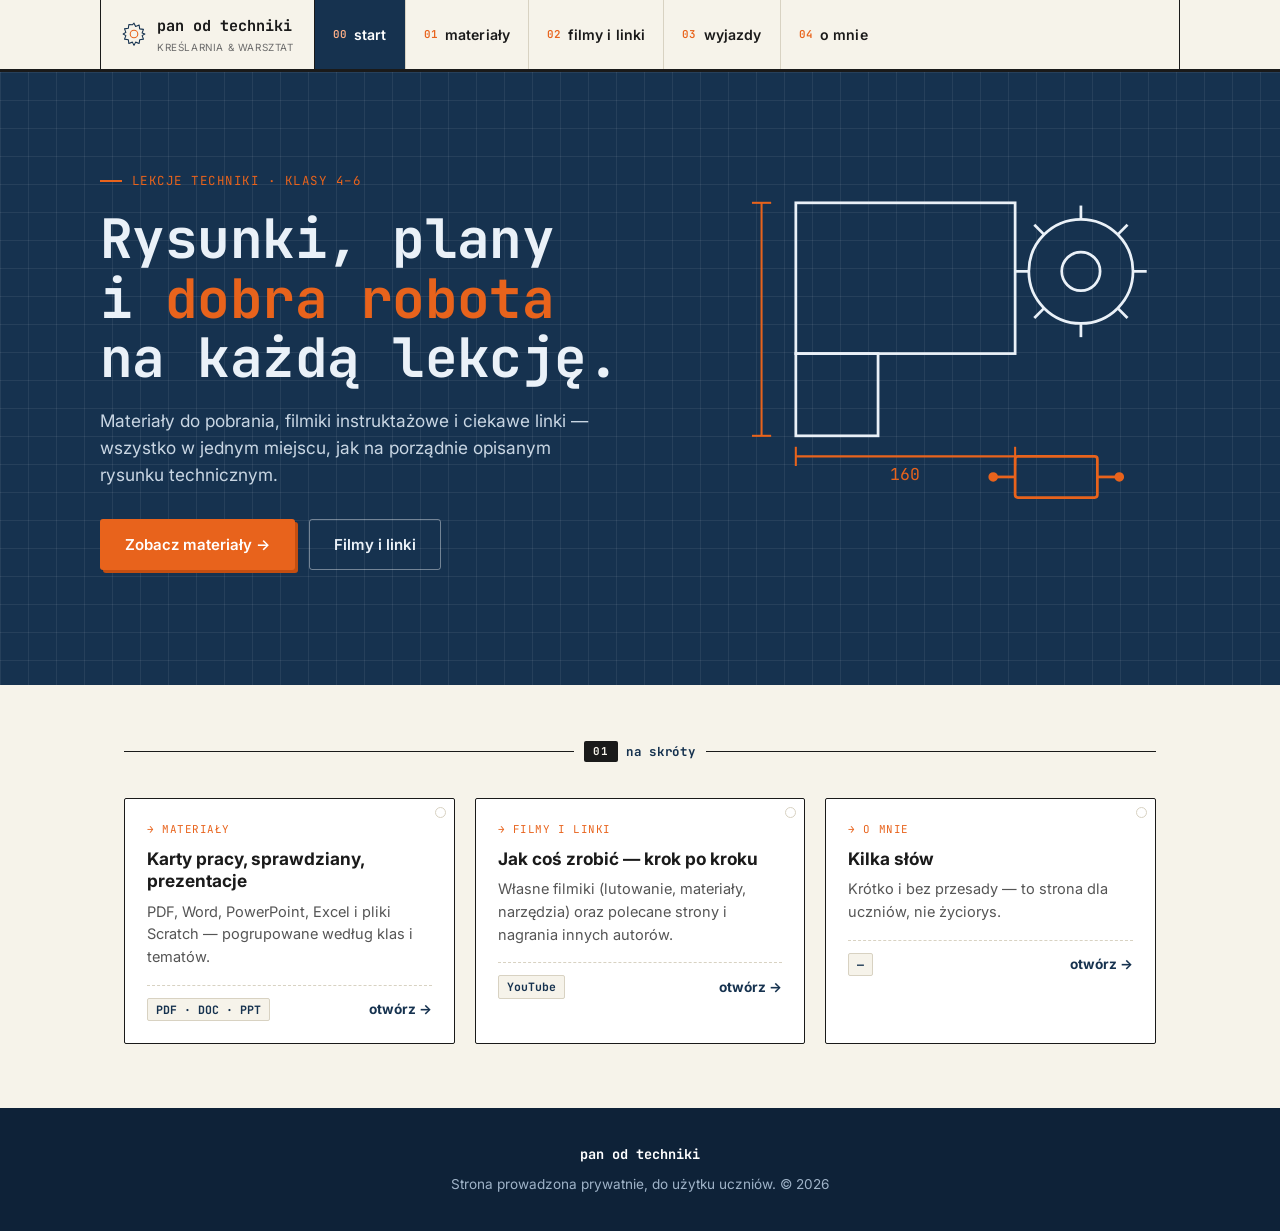
<file: index.html>
<!DOCTYPE html>
<html lang="pl">
<head>
<meta charset="UTF-8">
<meta name="viewport" content="width=device-width, initial-scale=1.0">
<title>pan od techniki</title>
<meta name="description" content="Materiały, filmy i linki na lekcje techniki — pan od techniki.">
<link rel="preconnect" href="https://fonts.googleapis.com">
<link href="https://fonts.googleapis.com/css2?family=JetBrains+Mono:wght@400;700;800&family=Inter:wght@400;500;600;700&display=swap" rel="stylesheet">
<link rel="stylesheet" href="assets/style.css">
</head>
<body>

<header class="titleblock">
  <div class="titleblock-inner">
    <a href="index.html" class="tb-mark">
      <svg class="gear" viewBox="0 0 48 48" fill="none" xmlns="http://www.w3.org/2000/svg">
        <path d="M24 4l3 6 6.5-2.5 1 7 7 1-2.5 6.5L44 24l-5 3 2.5 6.5-7 1-1 7-6.5-2.5-3 6-3-6-6.5 2.5-1-7-7-1 2.5-6.5L4 24l5-3-2.5-6.5 7-1 1-7L21 7z" stroke="#16324F" stroke-width="2" stroke-linejoin="round"/>
        <circle cx="24" cy="24" r="7" stroke="#E8631C" stroke-width="2"/>
      </svg>
      <span>pan od techniki<span class="sub">kreślarnia &amp; warsztat</span></span>
    </a>
    <nav class="tb-nav">
      <a href="index.html" class="active"><span class="num">00</span>start</a>
      <a href="materialy.html"><span class="num">01</span>materiały</a>
      <a href="filmy.html"><span class="num">02</span>filmy i linki</a>
      <a href="golf/index.html"><span class="num">03</span>wyjazdy</a>
      <a href="o-mnie.html"><span class="num">04</span>o mnie</a>
    </nav>
    <div class="tb-burger">MENU ☰</div>
  </div>
</header>

<section class="hero blueprint">
  <div class="hero-inner">
    <div>
      <div class="eyebrow">lekcje techniki · klasy 4–6</div>
      <h1>Rysunki, plany<br>i <span class="accent">dobra robota</span><br>na każdą lekcję.</h1>
      <p class="lead">Materiały do pobrania, filmiki instruktażowe i ciekawe linki — wszystko w jednym miejscu, jak na porządnie opisanym rysunku technicznym.</p>
      <div class="hero-ctas">
        <a href="materialy.html" class="btn btn-primary">Zobacz materiały →</a>
        <a href="filmy.html" class="btn btn-ghost">Filmy i linki</a>
      </div>
    </div>
    <div>
      <svg viewBox="0 0 320 320" width="100%" xmlns="http://www.w3.org/2000/svg">
        <!-- technical drawing illustration: dimensioned bracket + tools -->
        <rect x="40" y="40" width="160" height="110" fill="none" stroke="#EAF1F8" stroke-width="2"/>
        <rect x="40" y="150" width="60" height="60" fill="none" stroke="#EAF1F8" stroke-width="2"/>
        <!-- dimension lines -->
        <line x1="40" y1="225" x2="200" y2="225" stroke="#E8631C" stroke-width="1.5"/>
        <line x1="40" y1="218" x2="40" y2="232" stroke="#E8631C" stroke-width="1.5"/>
        <line x1="200" y1="218" x2="200" y2="232" stroke="#E8631C" stroke-width="1.5"/>
        <text x="120" y="242" fill="#E8631C" font-family="JetBrains Mono" font-size="12" text-anchor="middle">160</text>
        <line x1="15" y1="40" x2="15" y2="210" stroke="#E8631C" stroke-width="1.5"/>
        <line x1="8" y1="40" x2="22" y2="40" stroke="#E8631C" stroke-width="1.5"/>
        <line x1="8" y1="210" x2="22" y2="210" stroke="#E8631C" stroke-width="1.5"/>
        <text x="-30" y="128" fill="#E8631C" font-family="JetBrains Mono" font-size="12" text-anchor="middle" transform="rotate(-90 -30 128)">170</text>
        <!-- gear -->
        <g transform="translate(248,90)">
          <circle r="38" fill="none" stroke="#EAF1F8" stroke-width="2"/>
          <circle r="14" fill="none" stroke="#EAF1F8" stroke-width="2"/>
          <g stroke="#EAF1F8" stroke-width="2">
            <line x1="0" y1="-38" x2="0" y2="-48"/>
            <line x1="0" y1="38" x2="0" y2="48"/>
            <line x1="-38" y1="0" x2="-48" y2="0"/>
            <line x1="38" y1="0" x2="48" y2="0"/>
            <line x1="27" y1="-27" x2="34" y2="-34"/>
            <line x1="-27" y1="-27" x2="-34" y2="-34"/>
            <line x1="27" y1="27" x2="34" y2="34"/>
            <line x1="-27" y1="27" x2="-34" y2="34"/>
          </g>
        </g>
        <!-- circuit element -->
        <g transform="translate(230,240)" stroke="#E8631C" stroke-width="2" fill="none">
          <rect x="-30" y="-15" width="60" height="30" rx="2"/>
          <line x1="-30" y1="0" x2="-46" y2="0"/>
          <line x1="30" y1="0" x2="46" y2="0"/>
          <circle cx="-46" cy="0" r="2.5" fill="#E8631C"/>
          <circle cx="46" cy="0" r="2.5" fill="#E8631C"/>
        </g>
      </svg>
    </div>
  </div>
</section>

<div class="dimline">
  <span class="label"><span class="tag">01</span>na skróty</span>
</div>

<section class="section">
  <div class="sheet-grid">
    <div class="sheet">
      <span class="sheet-tag">→ Materiały</span>
      <h3>Karty pracy, sprawdziany, prezentacje</h3>
      <p>PDF, Word, PowerPoint, Excel i pliki Scratch — pogrupowane według klas i tematów.</p>
      <div class="sheet-meta">
        <span class="filetype">PDF · DOC · PPT</span>
        <a class="dl" href="materialy.html">otwórz →</a>
      </div>
    </div>
    <div class="sheet">
      <span class="sheet-tag">→ Filmy i linki</span>
      <h3>Jak coś zrobić — krok po kroku</h3>
      <p>Własne filmiki (lutowanie, materiały, narzędzia) oraz polecane strony i nagrania innych autorów.</p>
      <div class="sheet-meta">
        <span class="filetype">YouTube</span>
        <a class="dl" href="filmy.html">otwórz →</a>
      </div>
    </div>
    <div class="sheet">
      <span class="sheet-tag">→ O mnie</span>
      <h3>Kilka słów</h3>
      <p>Krótko i bez przesady — to strona dla uczniów, nie życiorys.</p>
      <div class="sheet-meta">
        <span class="filetype">—</span>
        <a class="dl" href="o-mnie.html">otwórz →</a>
      </div>
    </div>
  </div>
</section>

<footer>
  <div class="foot-mark">pan od techniki</div>
  <p>Strona prowadzona prywatnie, do użytku uczniów. © <span id="year"></span></p>
</footer>

<script src="assets/script.js"></script>
<script>document.getElementById('year').textContent = new Date().getFullYear();</script>
</body>
</html>
</file>
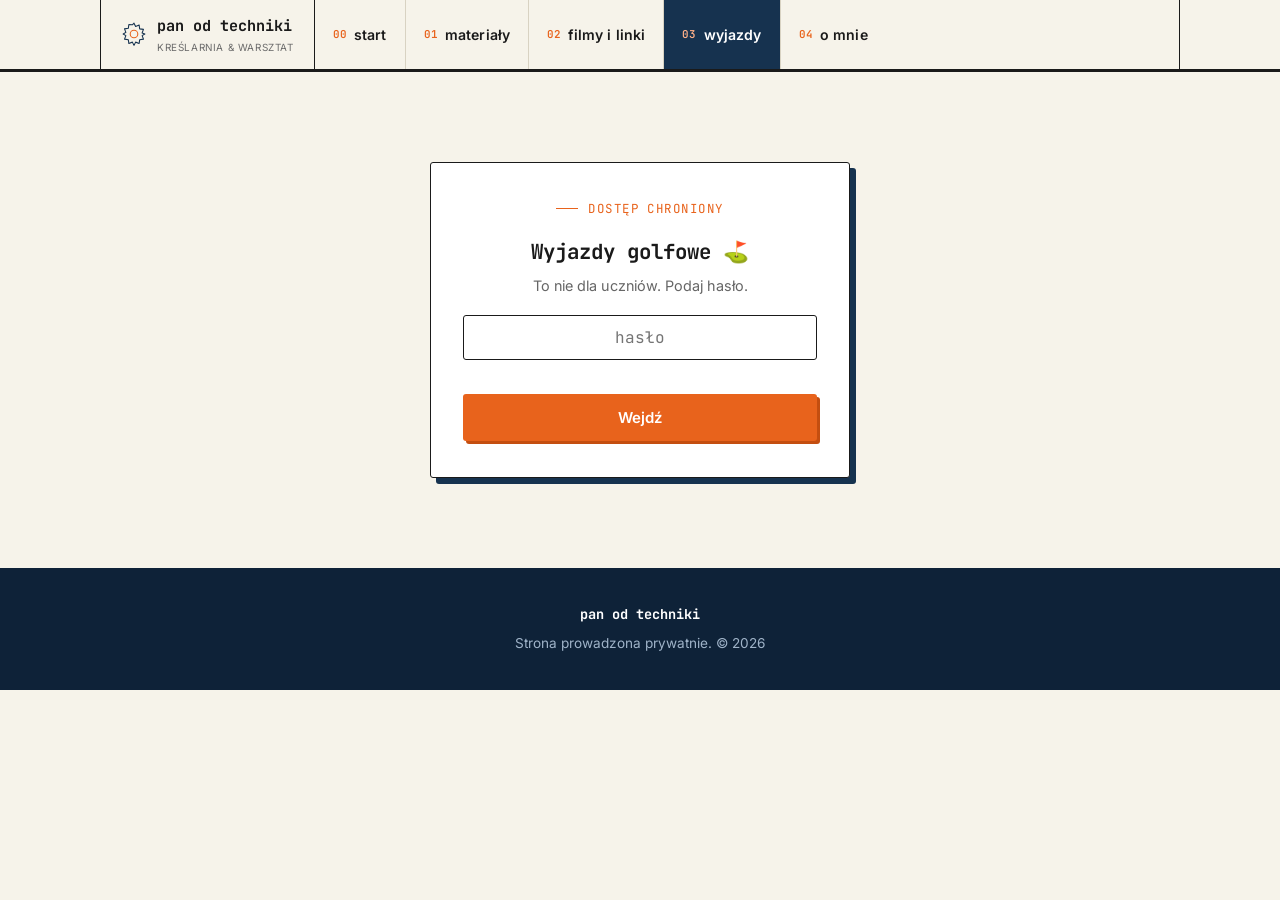
<file: golf/index.html>
<!DOCTYPE html>
<html lang="pl">
<head>
<meta charset="UTF-8">
<meta name="viewport" content="width=device-width, initial-scale=1.0">
<title>Wyjazdy — pan od techniki</title>
<meta name="robots" content="noindex, nofollow">
<link rel="preconnect" href="https://fonts.googleapis.com">
<link href="https://fonts.googleapis.com/css2?family=JetBrains+Mono:wght@400;700;800&family=Inter:wght@400;500;600;700&display=swap" rel="stylesheet">
<link rel="stylesheet" href="../assets/style.css">
<style>
  .gate {
    max-width: 420px;
    margin: 90px auto;
    padding: 36px 32px;
    background: #fff;
    border: 1.5px solid var(--ink);
    border-radius: 3px;
    box-shadow: 6px 6px 0 var(--navy);
    text-align: center;
  }
  .gate input {
    width: 100%;
    padding: 11px 14px;
    font-family: var(--font-display);
    font-size: 1rem;
    border: 1.5px solid var(--ink);
    border-radius: 3px;
    margin: 18px 0 10px;
    text-align: center;
  }
  .gate .err { color: var(--orange-deep); font-size: 0.85rem; min-height: 18px; }
  #content { display: none; }
</style>
</head>
<body>

<header class="titleblock">
  <div class="titleblock-inner">
    <a href="../index.html" class="tb-mark">
      <svg class="gear" viewBox="0 0 48 48" fill="none" xmlns="http://www.w3.org/2000/svg">
        <path d="M24 4l3 6 6.5-2.5 1 7 7 1-2.5 6.5L44 24l-5 3 2.5 6.5-7 1-1 7-6.5-2.5-3 6-3-6-6.5 2.5-1-7-7-1 2.5-6.5L4 24l5-3-2.5-6.5 7-1 1-7L21 7z" stroke="#16324F" stroke-width="2" stroke-linejoin="round"/>
        <circle cx="24" cy="24" r="7" stroke="#E8631C" stroke-width="2"/>
      </svg>
      <span>pan od techniki<span class="sub">kreślarnia &amp; warsztat</span></span>
    </a>
    <nav class="tb-nav">
      <a href="../index.html"><span class="num">00</span>start</a>
      <a href="../materialy.html"><span class="num">01</span>materiały</a>
      <a href="../filmy.html"><span class="num">02</span>filmy i linki</a>
      <a href="index.html" class="active"><span class="num">03</span>wyjazdy</a>
      <a href="../o-mnie.html"><span class="num">04</span>o mnie</a>
    </nav>
    <div class="tb-burger">MENU ☰</div>
  </div>
</header>

<div class="gate" id="gate">
  <div class="eyebrow" style="justify-content:center;">dostęp chroniony</div>
  <h2 style="font-family:var(--font-display); font-size:1.3rem; margin-bottom:6px;">Wyjazdy golfowe ⛳</h2>
  <p style="color:#666; font-size:0.9rem;">To nie dla uczniów. Podaj hasło.</p>
  <input type="password" id="pwd" placeholder="hasło" autocomplete="off">
  <div class="err" id="err"></div>
  <button class="btn btn-primary" style="width:100%; justify-content:center; margin-top:6px;" onclick="checkPwd()">Wejdź</button>
</div>

<section class="section" id="content" style="padding-top: 40px;">
  <div class="eyebrow">arkusz 03</div>
  <h1 style="font-family:var(--font-display); font-size:1.9rem; margin-bottom:8px;">Wyjazdy golfowe</h1>
  <p class="section-sub">Zdjęcia z wyjazdów, do pobrania. W dobrej jakości, prosto z Lightrooma.</p>

  <div class="sheet-grid">

    <a class="sheet" href="Ropice 2026/index.html" style="text-decoration:none; color:inherit; display:block;">
      <span class="sheet-tag">czerwiec 2026</span>
      <h3>Nasz ostatni wyjazd przed wakacjami 2026  </h3>
      <p>Trzy dni - dziki upał ale daliśmy radę :-). </p>
      <div class="sheet-meta">
        <span class="filetype">JPG</span>
        <span class="dl">otwórz →</span>
      </div>
    </a>

    <a class="sheet" href="Ostravice 2024_10_18/index.html" style="text-decoration:none; color:inherit; display:block;">
      <span class="sheet-tag">październik 2024</span>
      <h3>Ostravice - wyjazd jesienny 2024</h3>
      <p>Wyjazd jesienny - Silherovice i Ostravice czyli piękny parkland i górski links</p>
      <div class="sheet-meta">
        <span class="filetype">JPG</span>
        <span class="dl">otwórz →</span>
      </div>
    </a>

  </div>

  <p style="margin-top:32px; font-size:0.85rem; color:#999;">Nowe katalogi dochodzą po każdym wyjeździe.</p>
</section>

<footer>
  <div class="foot-mark">pan od techniki</div>
  <p>Strona prowadzona prywatnie. © <span id="year"></span></p>
</footer>

<script src="../assets/script.js"></script>
<script>
document.getElementById('year').textContent = new Date().getFullYear();

// Symboliczne zabezpieczenie - wystarczające by odstraszyć przypadkowego gościa,
// nie chroni przed kimś kto zna się na rzeczy (to nie jest prawdziwa autoryzacja).
const HASLO = "birdie2025"; // <-- zmień na własne hasło

function checkPwd() {
  const val = document.getElementById('pwd').value;
  if (val === HASLO) {
    document.getElementById('gate').style.display = 'none';
    document.getElementById('content').style.display = 'block';
    sessionStorage.setItem('golf_ok', '1');
  } else {
    document.getElementById('err').textContent = 'Złe hasło.';
  }
}
document.getElementById('pwd').addEventListener('keydown', e => {
  if (e.key === 'Enter') checkPwd();
});
if (sessionStorage.getItem('golf_ok') === '1') {
  document.getElementById('gate').style.display = 'none';
  document.getElementById('content').style.display = 'block';
}
</script>
</body>
</html>
</file>
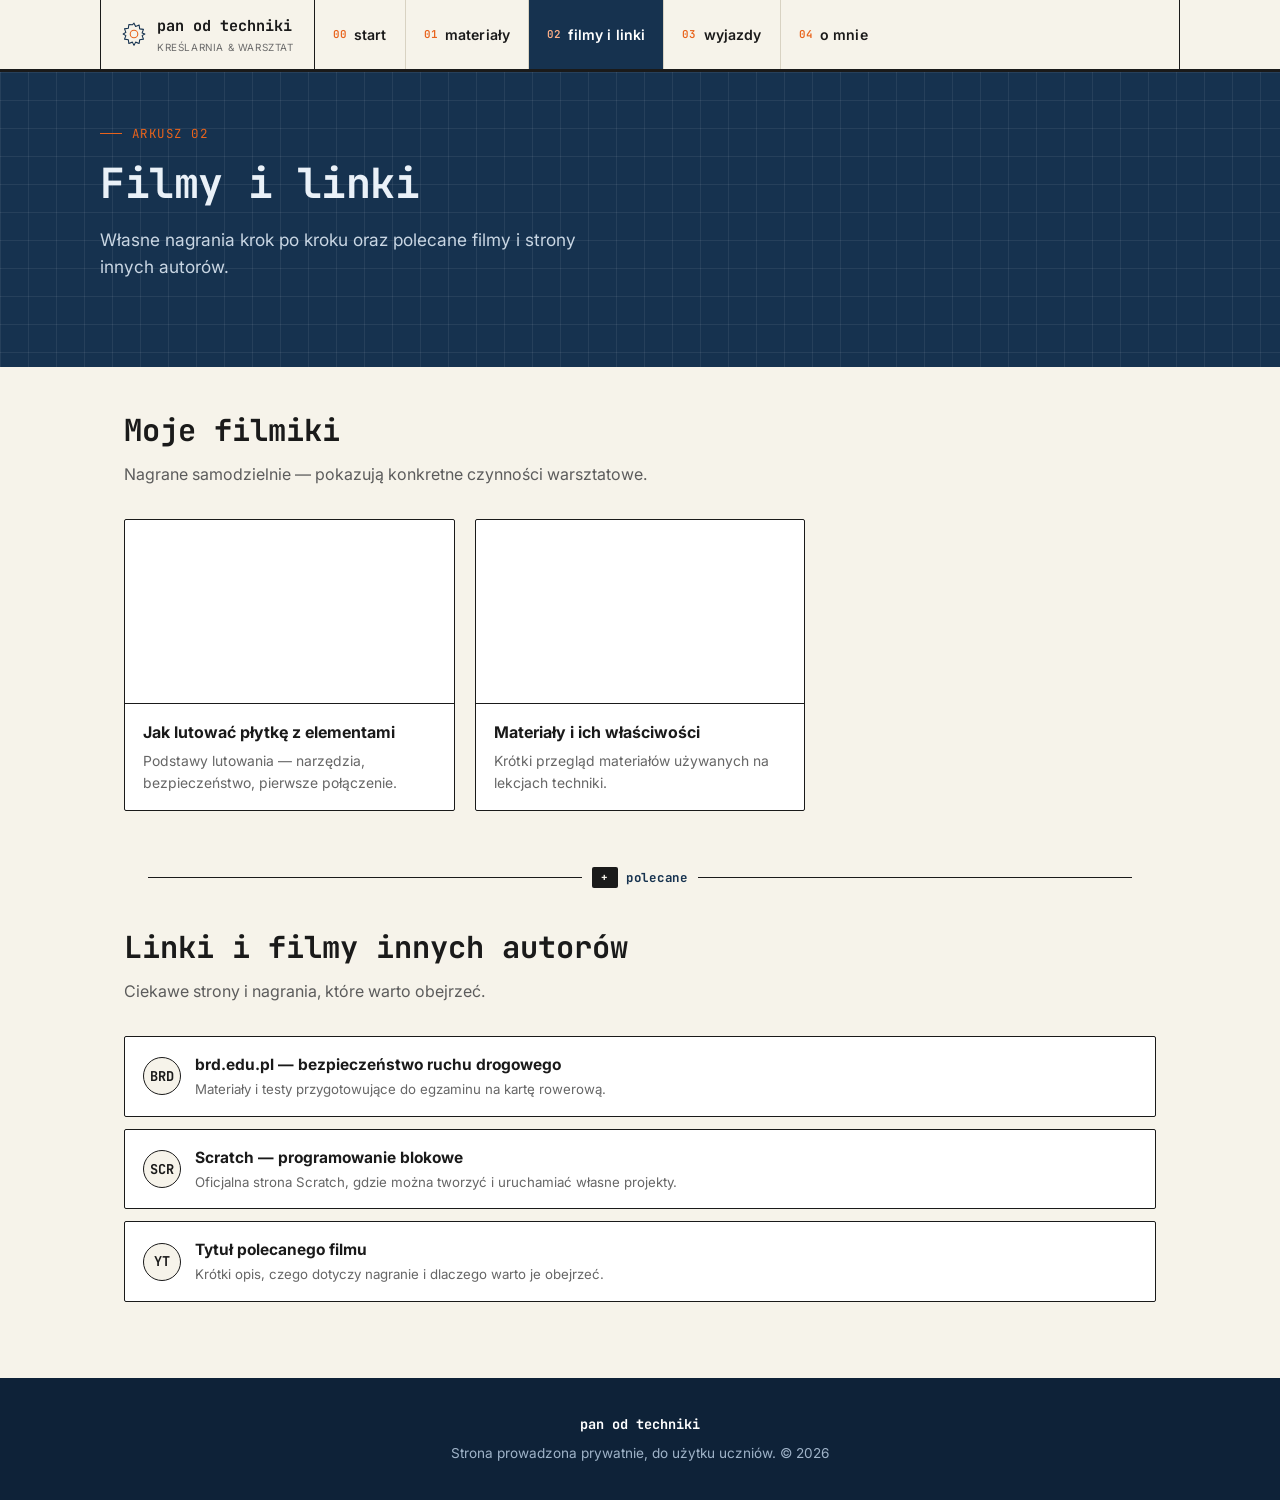
<file: filmy.html>
<!DOCTYPE html>
<html lang="pl">
<head>
<meta charset="UTF-8">
<meta name="viewport" content="width=device-width, initial-scale=1.0">
<title>Filmy i linki — pan od techniki</title>
<link rel="preconnect" href="https://fonts.googleapis.com">
<link href="https://fonts.googleapis.com/css2?family=JetBrains+Mono:wght@400;700;800&family=Inter:wght@400;500;600;700&display=swap" rel="stylesheet">
<link rel="stylesheet" href="assets/style.css">
</head>
<body>

<header class="titleblock">
  <div class="titleblock-inner">
    <a href="index.html" class="tb-mark">
      <svg class="gear" viewBox="0 0 48 48" fill="none" xmlns="http://www.w3.org/2000/svg">
        <path d="M24 4l3 6 6.5-2.5 1 7 7 1-2.5 6.5L44 24l-5 3 2.5 6.5-7 1-1 7-6.5-2.5-3 6-3-6-6.5 2.5-1-7-7-1 2.5-6.5L4 24l5-3-2.5-6.5 7-1 1-7L21 7z" stroke="#16324F" stroke-width="2" stroke-linejoin="round"/>
        <circle cx="24" cy="24" r="7" stroke="#E8631C" stroke-width="2"/>
      </svg>
      <span>pan od techniki<span class="sub">kreślarnia &amp; warsztat</span></span>
    </a>
    <nav class="tb-nav">
      <a href="index.html"><span class="num">00</span>start</a>
      <a href="materialy.html"><span class="num">01</span>materiały</a>
      <a href="filmy.html" class="active"><span class="num">02</span>filmy i linki</a>
      <a href="golf/index.html"><span class="num">03</span>wyjazdy</a>
      <a href="o-mnie.html"><span class="num">04</span>o mnie</a>
    </nav>
    <div class="tb-burger">MENU ☰</div>
  </div>
</header>

<section class="hero blueprint" style="padding: 52px 24px 56px;">
  <div class="hero-inner" style="grid-template-columns: 1fr;">
    <div>
      <div class="eyebrow">arkusz 02</div>
      <h1 style="font-size: clamp(1.8rem, 4vw, 2.6rem);">Filmy i linki</h1>
      <p class="lead">Własne nagrania krok po kroku oraz polecane filmy i strony innych autorów.</p>
    </div>
  </div>
</section>

<section class="section" style="padding-top: 40px;">
  <h2>Moje filmiki</h2>
  <p class="section-sub">Nagrane samodzielnie — pokazują konkretne czynności warsztatowe.</p>

  <div class="sheet-grid">

    <div class="video-card">
      <iframe src="https://www.youtube-nocookie.com/embed/VIDEO_ID_1" title="Jak lutować płytkę z elementami elektronicznymi" loading="lazy" allowfullscreen></iframe>
      <div class="video-body">
        <h3>Jak lutować płytkę z elementami</h3>
        <p>Podstawy lutowania — narzędzia, bezpieczeństwo, pierwsze połączenie.</p>
      </div>
    </div>

    <div class="video-card">
      <iframe src="https://www.youtube-nocookie.com/embed/VIDEO_ID_2" title="Materiały i ich właściwości" loading="lazy" allowfullscreen></iframe>
      <div class="video-body">
        <h3>Materiały i ich właściwości</h3>
        <p>Krótki przegląd materiałów używanych na lekcjach techniki.</p>
      </div>
    </div>

  </div>

  <div class="dimline">
    <span class="label"><span class="tag">+</span>polecane</span>
  </div>

  <h2>Linki i filmy innych autorów</h2>
  <p class="section-sub">Ciekawe strony i nagrania, które warto obejrzeć.</p>

  <a class="link-row" href="https://www.brd.edu.pl" target="_blank" rel="noopener">
    <div class="ico">BRD</div>
    <div class="txt">
      <h3>brd.edu.pl — bezpieczeństwo ruchu drogowego</h3>
      <p>Materiały i testy przygotowujące do egzaminu na kartę rowerową.</p>
    </div>
  </a>

  <a class="link-row" href="https://scratch.mit.edu" target="_blank" rel="noopener">
    <div class="ico">SCR</div>
    <div class="txt">
      <h3>Scratch — programowanie blokowe</h3>
      <p>Oficjalna strona Scratch, gdzie można tworzyć i uruchamiać własne projekty.</p>
    </div>
  </a>

  <a class="link-row" href="#" target="_blank" rel="noopener">
    <div class="ico">YT</div>
    <div class="txt">
      <h3>Tytuł polecanego filmu</h3>
      <p>Krótki opis, czego dotyczy nagranie i dlaczego warto je obejrzeć.</p>
    </div>
  </a>

</section>

<footer>
  <div class="foot-mark">pan od techniki</div>
  <p>Strona prowadzona prywatnie, do użytku uczniów. © <span id="year"></span></p>
</footer>

<script src="assets/script.js"></script>
<script>document.getElementById('year').textContent = new Date().getFullYear();</script>
</body>
</html>
</file>
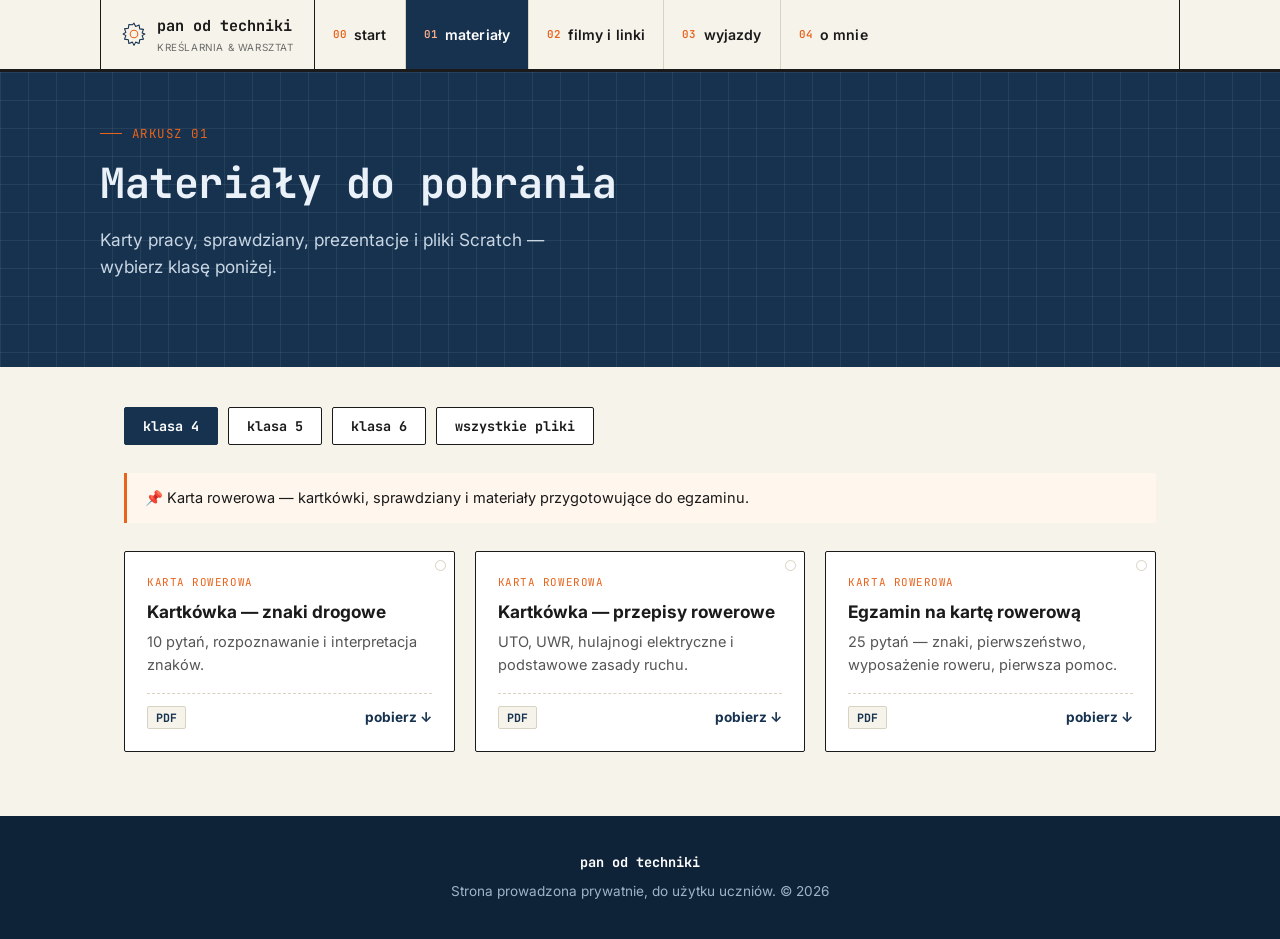
<file: materialy.html>
<!DOCTYPE html>
<html lang="pl">
<head>
<meta charset="UTF-8">
<meta name="viewport" content="width=device-width, initial-scale=1.0">
<title>Materiały — pan od techniki</title>
<link rel="preconnect" href="https://fonts.googleapis.com">
<link href="https://fonts.googleapis.com/css2?family=JetBrains+Mono:wght@400;700;800&family=Inter:wght@400;500;600;700&display=swap" rel="stylesheet">
<link rel="stylesheet" href="assets/style.css">
</head>
<body>

<header class="titleblock">
  <div class="titleblock-inner">
    <a href="index.html" class="tb-mark">
      <svg class="gear" viewBox="0 0 48 48" fill="none" xmlns="http://www.w3.org/2000/svg">
        <path d="M24 4l3 6 6.5-2.5 1 7 7 1-2.5 6.5L44 24l-5 3 2.5 6.5-7 1-1 7-6.5-2.5-3 6-3-6-6.5 2.5-1-7-7-1 2.5-6.5L4 24l5-3-2.5-6.5 7-1 1-7L21 7z" stroke="#16324F" stroke-width="2" stroke-linejoin="round"/>
        <circle cx="24" cy="24" r="7" stroke="#E8631C" stroke-width="2"/>
      </svg>
      <span>pan od techniki<span class="sub">kreślarnia &amp; warsztat</span></span>
    </a>
    <nav class="tb-nav">
      <a href="index.html"><span class="num">00</span>start</a>
      <a href="materialy.html" class="active"><span class="num">01</span>materiały</a>
      <a href="filmy.html"><span class="num">02</span>filmy i linki</a>
      <a href="golf/index.html"><span class="num">03</span>wyjazdy</a>
      <a href="o-mnie.html"><span class="num">04</span>o mnie</a>
    </nav>
    <div class="tb-burger">MENU ☰</div>
  </div>
</header>

<section class="hero blueprint" style="padding: 52px 24px 56px;">
  <div class="hero-inner" style="grid-template-columns: 1fr;">
    <div>
      <div class="eyebrow">arkusz 01</div>
      <h1 style="font-size: clamp(1.8rem, 4vw, 2.6rem);">Materiały do pobrania</h1>
      <p class="lead">Karty pracy, sprawdziany, prezentacje i pliki Scratch — wybierz klasę poniżej.</p>
    </div>
  </div>
</section>

<section class="section" style="padding-top: 40px;">

  <div class="class-tabs" id="classTabs">
    <button class="active" data-cls="k4">klasa 4</button>
    <button data-cls="k5">klasa 5</button>
    <button data-cls="k6">klasa 6</button>
    <button data-cls="wszystkie">wszystkie pliki</button>
  </div>

  <!-- ===================== KLASA 4 ===================== -->
  <div class="material-group active" id="k4">
    <div class="callout">📌 Karta rowerowa — kartkówki, sprawdziany i materiały przygotowujące do egzaminu.</div>
    <div class="sheet-grid">

      <div class="sheet">
        <span class="sheet-tag">karta rowerowa</span>
        <h3>Kartkówka — znaki drogowe</h3>
        <p>10 pytań, rozpoznawanie i interpretacja znaków.</p>
        <div class="sheet-meta">
          <span class="filetype">PDF</span>
          <a class="dl" href="assets/files/k4-kartkowka-znaki-drogowe.pdf" download>pobierz ↓</a>
        </div>
      </div>

      <div class="sheet">
        <span class="sheet-tag">karta rowerowa</span>
        <h3>Kartkówka — przepisy rowerowe</h3>
        <p>UTO, UWR, hulajnogi elektryczne i podstawowe zasady ruchu.</p>
        <div class="sheet-meta">
          <span class="filetype">PDF</span>
          <a class="dl" href="assets/files/k4-kartkowka-przepisy-rowerowe.pdf" download>pobierz ↓</a>
        </div>
      </div>

      <div class="sheet">
        <span class="sheet-tag">karta rowerowa</span>
        <h3>Egzamin na kartę rowerową</h3>
        <p>25 pytań — znaki, pierwszeństwo, wyposażenie roweru, pierwsza pomoc.</p>
        <div class="sheet-meta">
          <span class="filetype">PDF</span>
          <a class="dl" href="assets/files/k4-egzamin-karta-rowerowa.pdf" download>pobierz ↓</a>
        </div>
      </div>

    </div>
  </div>

  <!-- ===================== KLASA 5 ===================== -->
  <div class="material-group" id="k5">
    <div class="callout">📐 Rysunek techniczny — pismo techniczne, elementy rysunku, wymiarowanie.</div>
    <div class="sheet-grid">

      <div class="sheet">
        <span class="sheet-tag">rysunek techniczny</span>
        <h3>Sprawdzian — rysunek techniczny</h3>
        <p>25 pytań + zadanie praktyczne: zwymiaruj rysunek.</p>
        <div class="sheet-meta">
          <span class="filetype">PDF</span>
          <a class="dl" href="assets/files/k5-sprawdzian-rysunek-techniczny.pdf" download>pobierz ↓</a>
        </div>
      </div>

      <div class="sheet">
        <span class="sheet-tag">rysunek techniczny</span>
        <h3>Karta pracy — wymiarowanie</h3>
        <p>Rysunek do samodzielnego zwymiarowania, skala 1:1.</p>
        <div class="sheet-meta">
          <span class="filetype">PDF</span>
          <a class="dl" href="assets/files/k5-karta-pracy-wymiarowanie.pdf" download>pobierz ↓</a>
        </div>
      </div>

    </div>
  </div>

  <!-- ===================== KLASA 6 ===================== -->
  <div class="material-group" id="k6">
    <div class="callout">⚡ Elektronika, technika w domu i nowoczesny świat techniki.</div>
    <div class="sheet-grid">

      <div class="sheet">
        <span class="sheet-tag">elektronika</span>
        <h3>Karta pracy — elementy elektroniki</h3>
        <p>Diody, tranzystory, rezystory, kondensatory i cewki — rozpoznawanie i opis.</p>
        <div class="sheet-meta">
          <span class="filetype">PDF</span>
          <a class="dl" href="assets/files/k6-karta-pracy-elektronika.pdf" download>pobierz ↓</a>
        </div>
      </div>

      <div class="sheet">
        <span class="sheet-tag">technika</span>
        <h3>Sprawdzian — technika klasa 6</h3>
        <p>25 pytań: dom, instalacje, AGD, elektronika, mechatronika i roboty.</p>
        <div class="sheet-meta">
          <span class="filetype">PDF</span>
          <a class="dl" href="assets/files/k6-sprawdzian-technika.pdf" download>pobierz ↓</a>
        </div>
      </div>

      <div class="sheet">
        <span class="sheet-tag">scratch</span>
        <h3>Projekt Scratch — przykład</h3>
        <p>Plik źródłowy do otwarcia w Scratch — podstawy programowania blokowego.</p>
        <div class="sheet-meta">
          <span class="filetype">SB3</span>
          <a class="dl" href="assets/files/k6-projekt-scratch.sb3" download>pobierz ↓</a>
        </div>
      </div>

    </div>
  </div>

  <!-- ===================== WSZYSTKIE ===================== -->
  <div class="material-group" id="wszystkie">
    <p style="color:#666; margin-bottom: 20px;">Pełna lista — wszystkie pliki z trzech klas w jednym miejscu.</p>
    <div class="sheet-grid">
      <div class="sheet"><span class="sheet-tag">k4</span><h3>Kartkówka — znaki drogowe</h3><div class="sheet-meta"><span class="filetype">PDF</span><a class="dl" href="assets/files/k4-kartkowka-znaki-drogowe.pdf" download>pobierz ↓</a></div></div>
      <div class="sheet"><span class="sheet-tag">k4</span><h3>Kartkówka — przepisy rowerowe</h3><div class="sheet-meta"><span class="filetype">PDF</span><a class="dl" href="assets/files/k4-kartkowka-przepisy-rowerowe.pdf" download>pobierz ↓</a></div></div>
      <div class="sheet"><span class="sheet-tag">k4</span><h3>Egzamin — karta rowerowa</h3><div class="sheet-meta"><span class="filetype">PDF</span><a class="dl" href="assets/files/k4-egzamin-karta-rowerowa.pdf" download>pobierz ↓</a></div></div>
      <div class="sheet"><span class="sheet-tag">k5</span><h3>Sprawdzian — rysunek techniczny</h3><div class="sheet-meta"><span class="filetype">PDF</span><a class="dl" href="assets/files/k5-sprawdzian-rysunek-techniczny.pdf" download>pobierz ↓</a></div></div>
      <div class="sheet"><span class="sheet-tag">k5</span><h3>Karta pracy — wymiarowanie</h3><div class="sheet-meta"><span class="filetype">PDF</span><a class="dl" href="assets/files/k5-karta-pracy-wymiarowanie.pdf" download>pobierz ↓</a></div></div>
      <div class="sheet"><span class="sheet-tag">k6</span><h3>Karta pracy — elementy elektroniki</h3><div class="sheet-meta"><span class="filetype">PDF</span><a class="dl" href="assets/files/k6-karta-pracy-elektronika.pdf" download>pobierz ↓</a></div></div>
      <div class="sheet"><span class="sheet-tag">k6</span><h3>Sprawdzian — technika klasa 6</h3><div class="sheet-meta"><span class="filetype">PDF</span><a class="dl" href="assets/files/k6-sprawdzian-technika.pdf" download>pobierz ↓</a></div></div>
      <div class="sheet"><span class="sheet-tag">k6</span><h3>Projekt Scratch — przykład</h3><div class="sheet-meta"><span class="filetype">SB3</span><a class="dl" href="assets/files/k6-projekt-scratch.sb3" download>pobierz ↓</a></div></div>
    </div>
  </div>

</section>

<footer>
  <div class="foot-mark">pan od techniki</div>
  <p>Strona prowadzona prywatnie, do użytku uczniów. © <span id="year"></span></p>
</footer>

<script src="assets/script.js"></script>
<script>
document.getElementById('year').textContent = new Date().getFullYear();

const tabs = document.querySelectorAll('#classTabs button');
const groups = document.querySelectorAll('.material-group');
tabs.forEach(btn => {
  btn.addEventListener('click', () => {
    tabs.forEach(b => b.classList.remove('active'));
    groups.forEach(g => g.classList.remove('active'));
    btn.classList.add('active');
    document.getElementById(btn.dataset.cls).classList.add('active');
  });
});
</script>
</body>
</html>
</file>
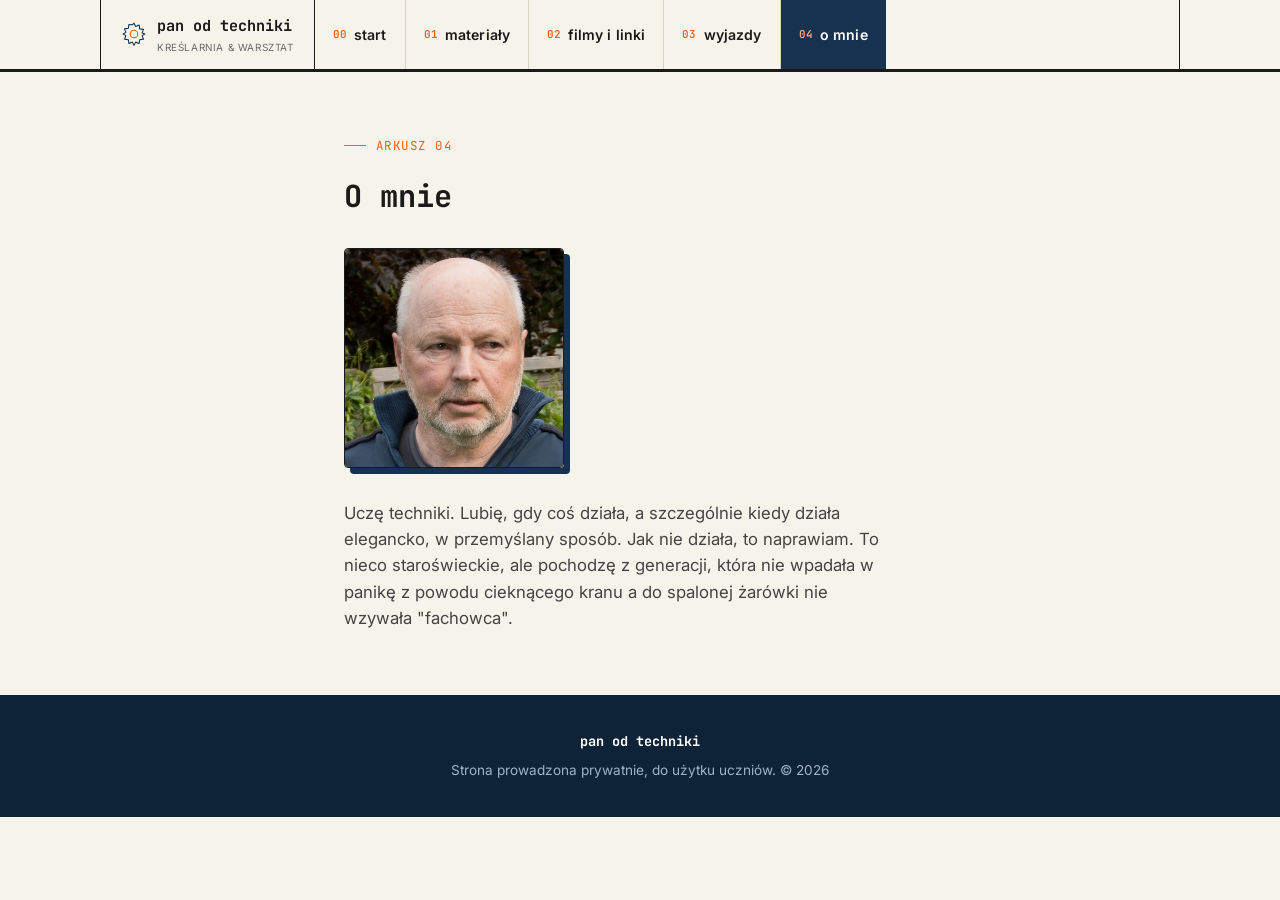
<file: o-mnie.html>
<!DOCTYPE html>
<html lang="pl">
<head>
<meta charset="UTF-8">
<meta name="viewport" content="width=device-width, initial-scale=1.0">
<title>O mnie — pan od techniki</title>
<link rel="preconnect" href="https://fonts.googleapis.com">
<link href="https://fonts.googleapis.com/css2?family=JetBrains+Mono:wght@400;700;800&family=Inter:wght@400;500;600;700&display=swap" rel="stylesheet">
<link rel="stylesheet" href="assets/style.css">
</head>
<body>

<header class="titleblock">
  <div class="titleblock-inner">
    <a href="index.html" class="tb-mark">
      <svg class="gear" viewBox="0 0 48 48" fill="none" xmlns="http://www.w3.org/2000/svg">
        <path d="M24 4l3 6 6.5-2.5 1 7 7 1-2.5 6.5L44 24l-5 3 2.5 6.5-7 1-1 7-6.5-2.5-3 6-3-6-6.5 2.5-1-7-7-1 2.5-6.5L4 24l5-3-2.5-6.5 7-1 1-7L21 7z" stroke="#16324F" stroke-width="2" stroke-linejoin="round"/>
        <circle cx="24" cy="24" r="7" stroke="#E8631C" stroke-width="2"/>
      </svg>
      <span>pan od techniki<span class="sub">kreślarnia &amp; warsztat</span></span>
    </a>
    <nav class="tb-nav">
      <a href="index.html"><span class="num">00</span>start</a>
      <a href="materialy.html"><span class="num">01</span>materiały</a>
      <a href="filmy.html"><span class="num">02</span>filmy i linki</a>
      <a href="golf/index.html"><span class="num">03</span>wyjazdy</a>
      <a href="o-mnie.html" class="active"><span class="num">04</span>o mnie</a>
    </nav>
    <div class="tb-burger">MENU ☰</div>
  </div>
</header>

<section class="section" style="padding-top: 64px; max-width: 640px;">
  <div class="eyebrow">arkusz 04</div>
  <h2 style="font-size: 1.9rem; margin-bottom: 28px;">O mnie</h2>

  <img src="assets/img/DSC00598.jpg" alt=""
       style="width: 220px; height: 220px; object-fit: cover; border-radius: 4px; border: 1.5px solid var(--ink); box-shadow: 6px 6px 0 var(--navy); margin-bottom: 32px;">

  <p style="font-size: 1.05rem; color: #444; max-width: 50ch;">
    Uczę techniki. Lubię, gdy coś działa, a szczególnie kiedy działa elegancko, w przemyślany sposób. Jak nie działa, to naprawiam. To nieco staroświeckie, ale pochodzę z generacji, która nie wpadała w panikę z powodu cieknącego kranu a do spalonej żarówki nie wzywała "fachowca".  
  </p>

</section>

<footer>
  <div class="foot-mark">pan od techniki</div>
  <p>Strona prowadzona prywatnie, do użytku uczniów. © <span id="year"></span></p>
</footer>

<script src="assets/script.js"></script>
<script>document.getElementById('year').textContent = new Date().getFullYear();</script>
</body>
</html>
</file>
<file: assets/style.css>
/* ============================================================
   pan od techniki — arkusz stylów
   Motyw: rysunek techniczny / kreślarnia
   Paleta: granat kreślarski, papier, pomarańcz roboczy
   ============================================================ */

:root {
  --navy: #16324F;
  --navy-deep: #0E2238;
  --paper: #F6F3EA;
  --paper-line: #D8D2C2;
  --ink: #1A1A1A;
  --orange: #E8631C;
  --orange-deep: #C44E10;
  --blue-grid: rgba(255,255,255,0.07);
  --blue-grid-paper: rgba(22,50,79,0.08);
  --green-ok: #2F7D4F;

  --font-display: 'JetBrains Mono', 'Courier New', monospace;
  --font-body: 'Inter', -apple-system, BlinkMacSystemFont, 'Segoe UI', sans-serif;

  --max-w: 1080px;
}

* { box-sizing: border-box; margin: 0; padding: 0; }

html { scroll-behavior: smooth; }

body {
  font-family: var(--font-body);
  background: var(--paper);
  color: var(--ink);
  line-height: 1.55;
  -webkit-font-smoothing: antialiased;
}

img { max-width: 100%; display: block; }
a { color: inherit; }

/* ---------- Blueprint grid background (hero / dark sections) ---------- */
.blueprint {
  background-color: var(--navy);
  background-image:
    linear-gradient(var(--blue-grid) 1px, transparent 1px),
    linear-gradient(90deg, var(--blue-grid) 1px, transparent 1px);
  background-size: 28px 28px;
  color: #EAF1F8;
}

.paper-grid {
  background-image:
    linear-gradient(var(--blue-grid-paper) 1px, transparent 1px),
    linear-gradient(90deg, var(--blue-grid-paper) 1px, transparent 1px);
  background-size: 24px 24px;
}

/* ---------- Drawing title block (used as main nav) ---------- */
.titleblock {
  border-bottom: 3px solid var(--ink);
  background: var(--paper);
  position: sticky;
  top: 0;
  z-index: 100;
}

.titleblock-inner {
  max-width: var(--max-w);
  margin: 0 auto;
  display: grid;
  grid-template-columns: auto 1fr auto;
  align-items: stretch;
  border-left: 1.5px solid var(--ink);
  border-right: 1.5px solid var(--ink);
}

.tb-mark {
  display: flex;
  align-items: center;
  gap: 10px;
  padding: 14px 20px;
  border-right: 1.5px solid var(--ink);
  font-family: var(--font-display);
  font-weight: 700;
  font-size: 0.95rem;
  white-space: nowrap;
  text-decoration: none;
  color: var(--ink);
}

.tb-mark .gear {
  width: 26px; height: 26px;
  flex-shrink: 0;
}

.tb-mark .sub {
  display: block;
  font-family: var(--font-body);
  font-weight: 400;
  font-size: 0.62rem;
  letter-spacing: 0.06em;
  text-transform: uppercase;
  color: #6b6b6b;
  margin-top: 2px;
}

.tb-nav {
  display: flex;
  align-items: stretch;
  flex-wrap: wrap;
}

.tb-nav a {
  display: flex;
  align-items: center;
  padding: 0 18px;
  text-decoration: none;
  font-size: 0.88rem;
  font-weight: 600;
  letter-spacing: 0.01em;
  color: var(--ink);
  border-right: 1px solid var(--paper-line);
  position: relative;
  transition: background 0.15s ease, color 0.15s ease;
}

.tb-nav a:last-child { border-right: none; }

.tb-nav a:hover,
.tb-nav a.active {
  background: var(--navy);
  color: #fff;
}

.tb-nav a .num {
  font-family: var(--font-display);
  font-size: 0.68rem;
  color: var(--orange);
  margin-right: 7px;
}

.tb-nav a:hover .num,
.tb-nav a.active .num { color: #ffb088; }

.tb-burger {
  display: none;
  align-items: center;
  padding: 0 18px;
  cursor: pointer;
  font-family: var(--font-display);
  font-size: 0.85rem;
  font-weight: 700;
}

@media (max-width: 760px) {
  .tb-nav { display: none; flex-direction: column; width: 100%; order: 3; }
  .tb-nav.open { display: flex; }
  .tb-nav a { border-right: none; border-top: 1px solid var(--paper-line); padding: 13px 20px; }
  .titleblock-inner { grid-template-columns: 1fr auto; }
  .tb-burger { display: flex; }
}

/* ---------- Hero ---------- */
.hero {
  padding: 76px 24px 92px;
  position: relative;
  overflow: hidden;
}

.hero-inner {
  max-width: var(--max-w);
  margin: 0 auto;
  display: grid;
  grid-template-columns: 1.15fr 0.85fr;
  gap: 48px;
  align-items: center;
}

@media (max-width: 760px) {
  .hero-inner { grid-template-columns: 1fr; }
}

.eyebrow {
  font-family: var(--font-display);
  font-size: 0.78rem;
  letter-spacing: 0.12em;
  text-transform: uppercase;
  color: var(--orange);
  display: flex;
  align-items: center;
  gap: 10px;
  margin-bottom: 18px;
}

.eyebrow::before {
  content: '';
  width: 22px; height: 1.5px;
  background: var(--orange);
  display: inline-block;
}

.hero h1 {
  font-family: var(--font-display);
  font-size: clamp(2.1rem, 5vw, 3.4rem);
  font-weight: 700;
  line-height: 1.1;
  letter-spacing: -0.01em;
  margin-bottom: 20px;
}

.hero h1 .accent { color: var(--orange); }

.hero p.lead {
  font-size: 1.08rem;
  color: #C9D6E3;
  max-width: 46ch;
  margin-bottom: 30px;
}

.hero-ctas { display: flex; gap: 14px; flex-wrap: wrap; }

/* ---------- Dimension-line divider (signature element) ---------- */
.dimline {
  display: flex;
  align-items: center;
  gap: 10px;
  margin: 56px auto 36px;
  max-width: var(--max-w);
  padding: 0 24px;
}

.dimline::before, .dimline::after {
  content: '';
  flex: 1;
  height: 1px;
  background: var(--ink);
  position: relative;
}

.dimline .label {
  font-family: var(--font-display);
  font-size: 0.78rem;
  letter-spacing: 0.06em;
  white-space: nowrap;
  color: var(--navy);
  font-weight: 700;
  display: flex;
  align-items: center;
  gap: 8px;
}

.dimline .label .tag {
  background: var(--ink);
  color: var(--paper);
  padding: 2px 9px;
  border-radius: 2px;
  font-size: 0.68rem;
}

/* ---------- Buttons ---------- */
.btn {
  display: inline-flex;
  align-items: center;
  gap: 8px;
  padding: 13px 24px;
  font-family: var(--font-body);
  font-weight: 600;
  font-size: 0.94rem;
  text-decoration: none;
  border-radius: 3px;
  border: 1.5px solid transparent;
  transition: transform 0.12s ease, box-shadow 0.12s ease;
  cursor: pointer;
}

.btn:hover { transform: translateY(-1px); }

.btn-primary {
  background: var(--orange);
  color: #fff;
  box-shadow: 3px 3px 0 var(--orange-deep);
}
.btn-primary:hover { box-shadow: 4px 4px 0 var(--orange-deep); }

.btn-ghost {
  background: transparent;
  border-color: rgba(255,255,255,0.4);
  color: #EAF1F8;
}
.btn-ghost:hover { border-color: #fff; }

.btn-outline-ink {
  background: transparent;
  border-color: var(--ink);
  color: var(--ink);
  box-shadow: 3px 3px 0 var(--ink);
}
.btn-outline-ink:hover { box-shadow: 4px 4px 0 var(--ink); }

/* ---------- Section wrapper ---------- */
.section {
  max-width: var(--max-w);
  margin: 0 auto;
  padding: 0 24px 64px;
}

.section h2 {
  font-family: var(--font-display);
  font-size: clamp(1.4rem, 3vw, 1.9rem);
  margin-bottom: 8px;
}

.section .section-sub {
  color: #5c5c5c;
  margin-bottom: 32px;
  max-width: 60ch;
}

/* ---------- Cards: "drawing sheets" ---------- */
.sheet-grid {
  display: grid;
  grid-template-columns: repeat(auto-fill, minmax(260px, 1fr));
  gap: 20px;
}

.sheet {
  background: #fff;
  border: 1.5px solid var(--ink);
  border-radius: 2px;
  padding: 22px;
  position: relative;
  transition: transform 0.15s ease, box-shadow 0.15s ease;
}

.sheet::before {
  content: '';
  position: absolute;
  top: 8px; right: 8px;
  width: 9px; height: 9px;
  border: 1.5px solid var(--paper-line);
  border-radius: 50%;
}

.sheet:hover {
  transform: translate(-2px, -2px);
  box-shadow: 5px 5px 0 var(--navy);
}

.sheet .sheet-tag {
  font-family: var(--font-display);
  font-size: 0.68rem;
  letter-spacing: 0.05em;
  text-transform: uppercase;
  color: var(--orange);
  margin-bottom: 10px;
  display: block;
}

.sheet h3 {
  font-size: 1.08rem;
  margin-bottom: 8px;
  line-height: 1.3;
}

.sheet p {
  font-size: 0.91rem;
  color: #555;
  margin-bottom: 16px;
}

.sheet .sheet-meta {
  display: flex;
  justify-content: space-between;
  align-items: center;
  font-size: 0.8rem;
  color: #888;
  border-top: 1px dashed var(--paper-line);
  padding-top: 12px;
  margin-top: auto;
}

.sheet .filetype {
  font-family: var(--font-display);
  background: var(--paper);
  border: 1px solid var(--paper-line);
  padding: 2px 8px;
  border-radius: 2px;
  font-size: 0.72rem;
  font-weight: 700;
  color: var(--navy);
}

.sheet a.dl {
  text-decoration: none;
  font-weight: 700;
  color: var(--navy);
  font-size: 0.85rem;
}
.sheet a.dl:hover { color: var(--orange); }

/* ---------- Klasy tabs ---------- */
.class-tabs {
  display: flex;
  gap: 10px;
  flex-wrap: wrap;
  margin-bottom: 28px;
}

.class-tabs button {
  font-family: var(--font-display);
  font-size: 0.84rem;
  font-weight: 700;
  padding: 9px 18px;
  background: #fff;
  border: 1.5px solid var(--ink);
  border-radius: 2px;
  cursor: pointer;
  color: var(--ink);
  transition: all 0.15s ease;
}

.class-tabs button.active,
.class-tabs button:hover {
  background: var(--navy);
  color: #fff;
  border-color: var(--navy);
}

.material-group { display: none; }
.material-group.active { display: block; }

/* ---------- Video cards ---------- */
.video-card {
  background: #fff;
  border: 1.5px solid var(--ink);
  border-radius: 2px;
  overflow: hidden;
  transition: transform 0.15s ease, box-shadow 0.15s ease;
}
.video-card:hover {
  transform: translate(-2px,-2px);
  box-shadow: 5px 5px 0 var(--navy);
}
.video-card iframe {
  width: 100%;
  aspect-ratio: 16/9;
  border: none;
  display: block;
  border-bottom: 1.5px solid var(--ink);
}
.video-card .video-body { padding: 16px 18px; }
.video-card h3 { font-size: 1rem; margin-bottom: 6px; }
.video-card p { font-size: 0.87rem; color: #666; }

.link-row {
  display: flex;
  align-items: center;
  gap: 14px;
  padding: 16px 18px;
  background: #fff;
  border: 1.5px solid var(--ink);
  border-radius: 2px;
  margin-bottom: 12px;
  text-decoration: none;
  color: var(--ink);
  transition: transform 0.12s ease, box-shadow 0.12s ease;
}
.link-row:hover {
  transform: translate(-2px,-2px);
  box-shadow: 4px 4px 0 var(--orange);
}
.link-row .ico {
  width: 38px; height: 38px;
  flex-shrink: 0;
  border-radius: 50%;
  background: var(--paper);
  border: 1.5px solid var(--ink);
  display: flex;
  align-items: center;
  justify-content: center;
  font-family: var(--font-display);
  font-weight: 700;
  font-size: 0.85rem;
}
.link-row .txt h3 { font-size: 0.97rem; margin-bottom: 2px; }
.link-row .txt p { font-size: 0.83rem; color: #666; }

/* ---------- Footer ---------- */
footer {
  background: var(--navy-deep);
  color: #9FB3C8;
  padding: 36px 24px;
  text-align: center;
  font-size: 0.85rem;
}
footer a { color: #C9D6E3; text-decoration: none; }
footer a:hover { color: #fff; }
footer .foot-mark {
  font-family: var(--font-display);
  font-weight: 700;
  color: #fff;
  margin-bottom: 8px;
}

/* ---------- Misc ---------- */
.badge-soon {
  display: inline-block;
  font-family: var(--font-display);
  font-size: 0.7rem;
  background: var(--paper);
  border: 1px dashed var(--paper-line);
  color: #999;
  padding: 3px 9px;
  border-radius: 2px;
}

.callout {
  border-left: 3px solid var(--orange);
  background: #FFF6EE;
  padding: 14px 18px;
  font-size: 0.91rem;
  border-radius: 0 3px 3px 0;
  margin-bottom: 28px;
}

@media (prefers-reduced-motion: reduce) {
  * { transition: none !important; scroll-behavior: auto !important; }
}
</file>
